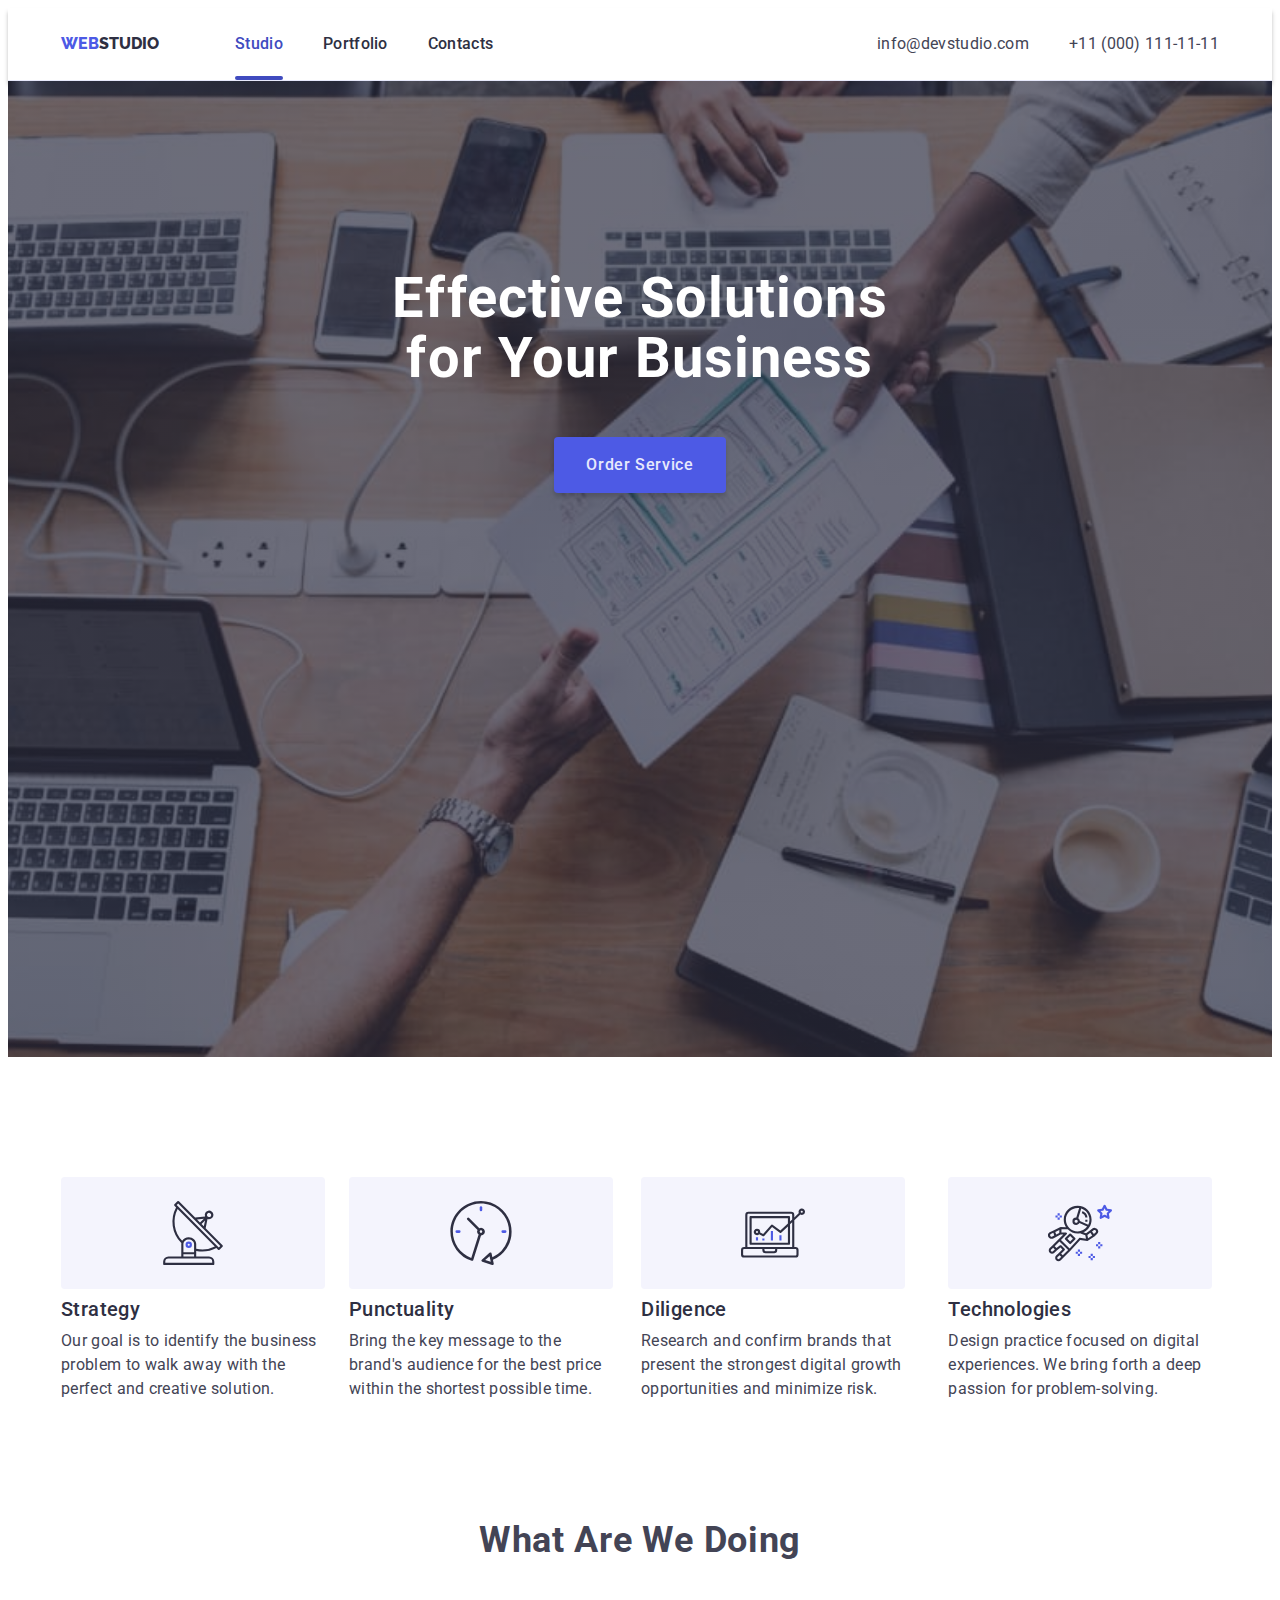
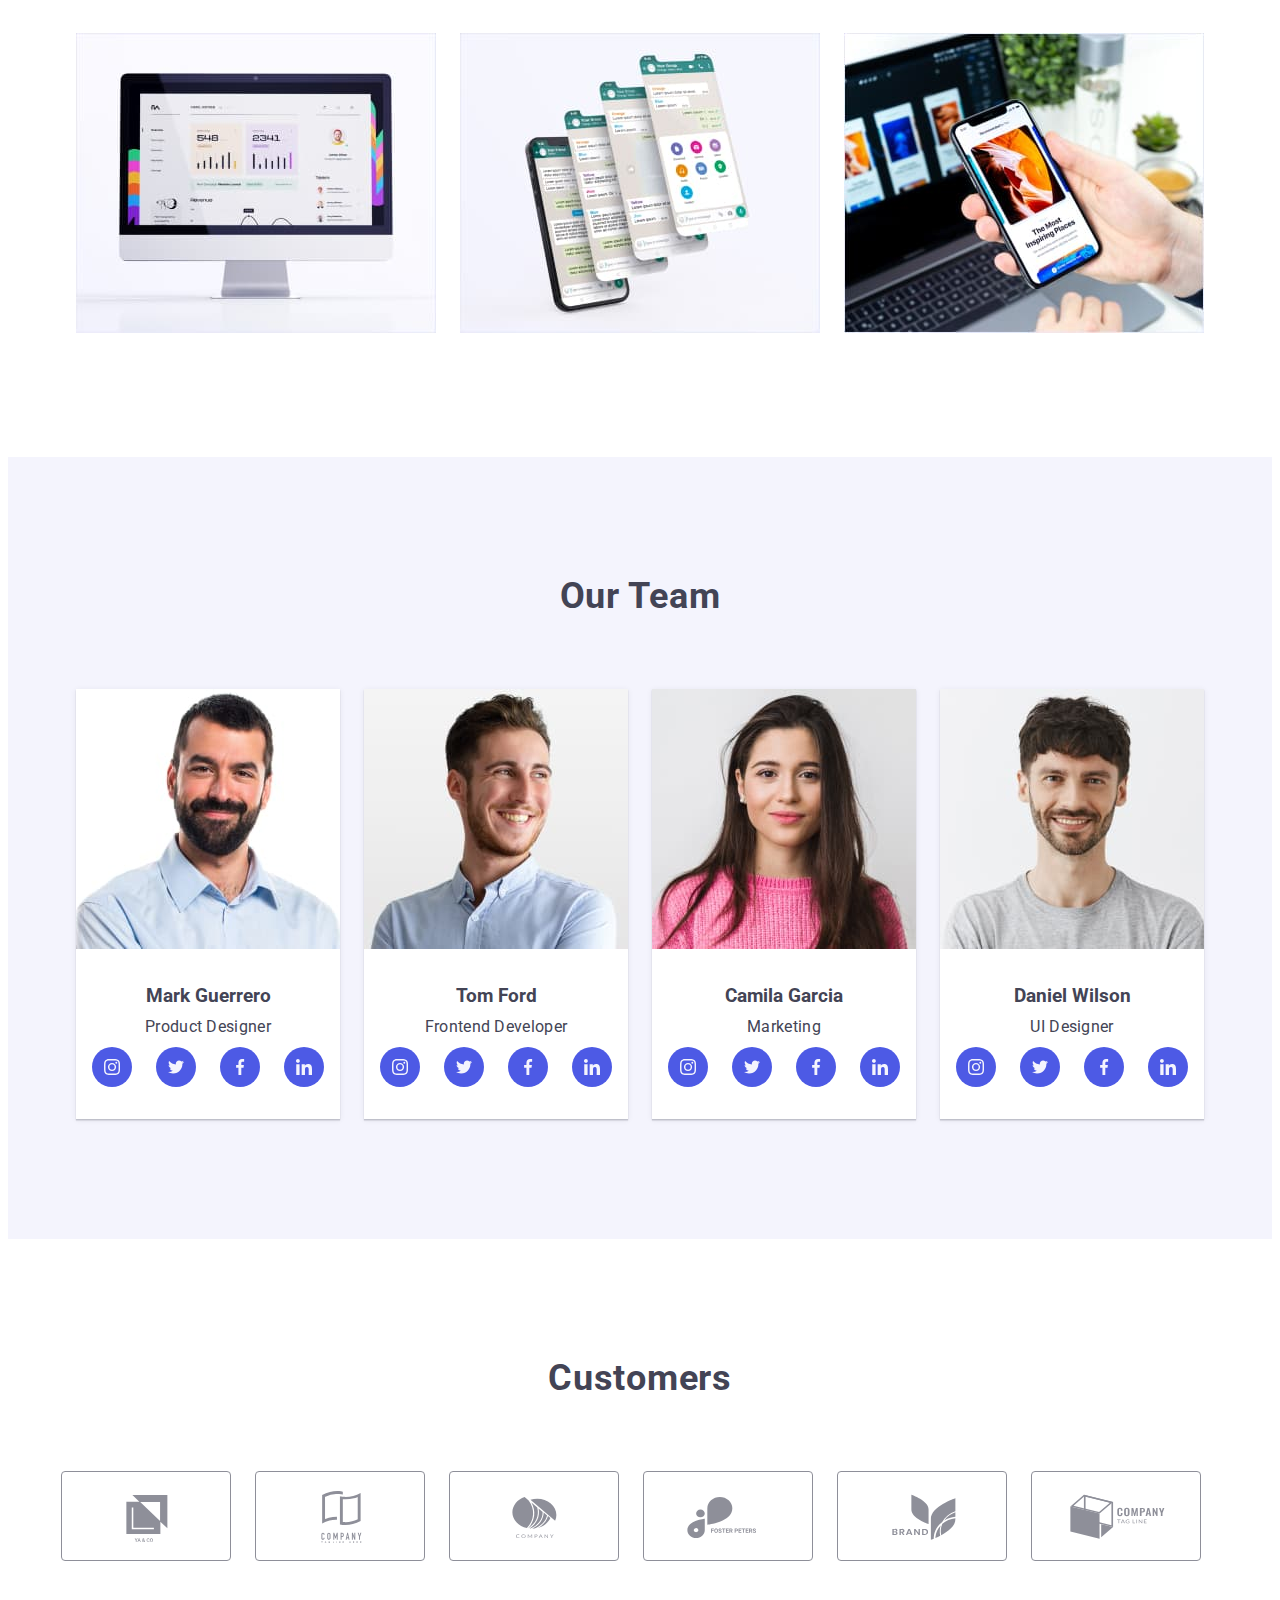
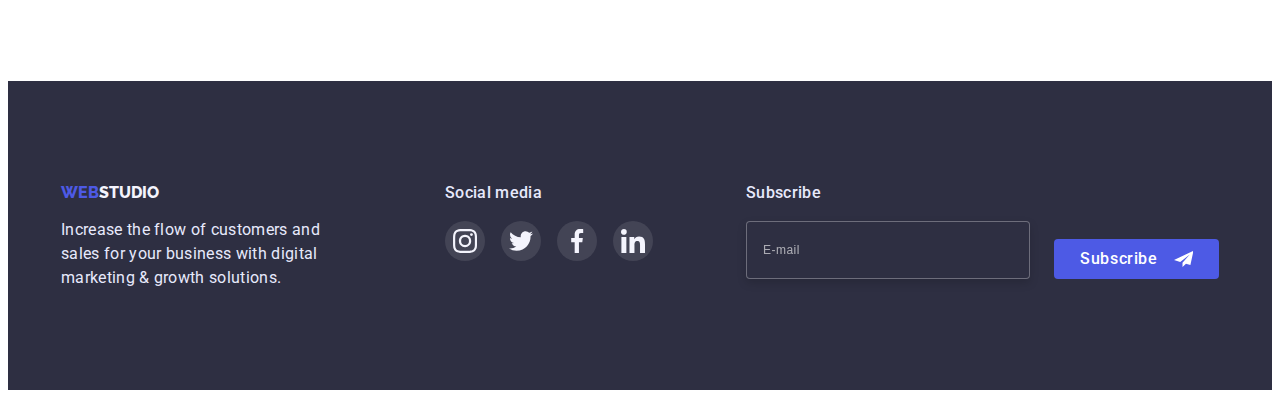
<file: index.html>
<!DOCTYPE html>
<html lang="en">
  <head>
    <meta charset="UTF-8" />
    <meta http-equiv="X-UA-Compatible" content="IE=edge" />
    <meta name="viewport" content="width=device-width, initial-scale=1.0" />
    <title>Document</title>
    <link rel="preconnect" href="https://fonts.googleapis.com" />
    <link rel="preconnect" href="https://fonts.gstatic.com" crossorigin />
    <link
      href="https://fonts.googleapis.com/css2?family=Raleway:wght@800&family=Roboto:wght@400;500;700;900&display=swap"
      rel="stylesheet"
    />
    <link
      rel="stylesheet"
      href="https://cdnjs.cloudflare.com/ajax/libs/modern-normalize/1.1.0/modern-normalize.min.css"
      integrity="sha512-wpPYUAdjBVSE4KJnH1VR1HeZfpl1ub8YT/NKx4PuQ5NmX2tKuGu6U/JRp5y+Y8XG2tV+wKQpNHVUX03MfMFn9Q=="
      crossorigin="anonymous"
      referrerpolicy="no-referrer"
    />
    <link rel="stylesheet" href="./css/styles.css" />
  </head>
  <body>
    <header class="header">
      <div class="container main-nav">
        <nav class="main-nav">
          <a href="./index.html" class="link logo"
            ><span class="web">WEB</span>STUDIO</a
          >
          <ul class="list site-nav">
            <li class="item">
              <a href="./index.html" class="link current-page">Studio</a>
            </li>
            <li class="item">
              <a href="./portfolio.html" class="link">Portfolio</a>
            </li>
            <li class="item"><a href="" class="link">Contacts</a></li>
          </ul>
        </nav>
        <address class="address">
          <ul class="contact-info list">
            <li class="item">
              <a href="mailto:info@devstudio.com" class="link"
                >info@devstudio.com</a
              >
            </li>
            <li class="item">
              <a href="tel:+110001111111" class="link">+11 (000) 111-11-11</a>
            </li>
          </ul>
        </address>
      </div>
    </header>
    <main>
      <!-- Секція 1 -->
      <section class="hero">
        <div class="container">
          <h1 class="hero-title">Effective Solutions for Your Business</h1>
          <button data-modal-open class="button primary" type="button">
            Order Service
          </button>
        </div>
      </section>
      <!-- Секція 2 -->
      <section class="section">
        <div class="container">
          <h2 class="section-title advantages">advantages</h2>
          <ul class="list advantages">
            <li class="li-item icon-satelite">
              <h3 class="section-title">Strategy</h3>
              <p class="section-text">
                Our goal is to identify the business problem to walk away with
                the perfect and creative solution.
              </p>
            </li>
            <li class="li-item icon-clock">
              <h3 class="section-title">Punctuality</h3>
              <p class="section-text">
                Bring the key message to the brand's audience for the best price
                within the shortest possible time.
              </p>
            </li>
            <li class="li-item icon-diagram">
              <h3 class="section-title">Diligence</h3>
              <p class="section-text">
                Research and confirm brands that present the strongest digital
                growth opportunities and minimize risk.
              </p>
            </li>
            <li class="li-item icon-astronaut">
              <h3 class="section-title">Technologies</h3>
              <p class="section-text">
                Design practice focused on digital experiences. We bring forth a
                deep passion for problem-solving.
              </p>
            </li>
          </ul>
        </div>
      </section>
      <!-- Секція 3 -->
      <section>
        <div class="container work-departments">
          <h2 class="section-title-big">What are we doing</h2>
          <ul class="list work-departments">
            <li class="list-image">
              <img src="./images/rectangle.jpg" alt="comp" width="360" />
            </li>
            <li class="list-image">
              <img src="./images/mobiles.jpg" alt="mobile" width="360" />
            </li>
            <li class="list-image">
              <img src="./images/mobile.jpg" alt="tablet" width="360" />
            </li>
          </ul>
        </div>
      </section>
      <!-- Секція 4 -->
      <section class="team">
        <div class="container">
          <h2 class="section-title-big">Our Team</h2>
          <ul class="list card">
            <li class="team-member">
              <img src="./images/mark.jpg" alt="Product Designer" width="264" />
              <div class="team-description">
                <h3 class="card-title">Mark Guerrero</h3>
                <p class="card-text">Product Designer</p>
                <ul class="team-social">
                  <li>
                    <a class="link-social" href="#">
                      <svg class="social">
                        <use href="./images/icons.svg#instagram"></use>
                      </svg>
                    </a>
                  </li>
                  <li>
                    <a class="link-social" href="#">
                      <svg class="social">
                        <use href="./images/icons.svg#twitter"></use>
                      </svg>
                    </a>
                  </li>
                  <li>
                    <a class="link-social" href="#">
                      <svg class="social">
                        <use href="./images/icons.svg#facebook"></use>
                      </svg>
                    </a>
                  </li>
                  <li>
                    <a class="link-social" href="#">
                      <svg class="social">
                        <use href="./images/icons.svg#linkedin"></use>
                      </svg>
                    </a>
                  </li>
                </ul>
              </div>
            </li>

            <li class="team-member">
              <img
                src="./images/tom.jpg"
                alt="Frontend Developer"
                width="264"
              />
              <div class="team-description">
                <h3 class="card-title">Tom Ford</h3>
                <p class="card-text">Frontend Developer</p>
                <ul class="team-social">
                  <li>
                    <a class="link-social" href="#">
                      <svg class="social">
                        <use href="./images/icons.svg#instagram"></use>
                      </svg>
                    </a>
                  </li>
                  <li>
                    <a class="link-social" href="#">
                      <svg class="social">
                        <use href="./images/icons.svg#twitter"></use>
                      </svg>
                    </a>
                  </li>
                  <li>
                    <a class="link-social" href="#">
                      <svg class="social">
                        <use href="./images/icons.svg#facebook"></use>
                      </svg>
                    </a>
                  </li>
                  <li>
                    <a class="link-social" href="#">
                      <svg class="social">
                        <use href="./images/icons.svg#linkedin"></use>
                      </svg>
                    </a>
                  </li>
                </ul>
              </div>
            </li>
            <li class="team-member">
              <img src="./images/сamila.jpg" alt="Marketing" width="264" />
              <div class="team-description">
                <h3 class="card-title">Camila Garcia</h3>
                <p class="card-text">Marketing</p>
                <ul class="team-social">
                  <li>
                    <a class="link-social" href="#">
                      <svg class="social">
                        <use href="./images/icons.svg#instagram"></use>
                      </svg>
                    </a>
                  </li>
                  <li>
                    <a class="link-social" href="#">
                      <svg class="social">
                        <use href="./images/icons.svg#twitter"></use>
                      </svg>
                    </a>
                  </li>
                  <li>
                    <a class="link-social" href="#">
                      <svg class="social">
                        <use href="./images/icons.svg#facebook"></use>
                      </svg>
                    </a>
                  </li>
                  <li>
                    <a class="link-social" href="#">
                      <svg class="social">
                        <use href="./images/icons.svg#linkedin"></use>
                      </svg>
                    </a>
                  </li>
                </ul>
              </div>
            </li>
            <li class="team-member">
              <img src="./images/daniel.jpg" alt="UI Designer" width="264" />
              <div class="team-description">
                <h3 class="card-title">Daniel Wilson</h3>
                <p class="card-text">UI Designer</p>
                <ul class="team-social">
                  <li>
                    <a class="link-social" href="#">
                      <svg class="social">
                        <use href="./images/icons.svg#instagram"></use>
                      </svg>
                    </a>
                  </li>
                  <li>
                    <a class="link-social" href="#">
                      <svg class="social">
                        <use href="./images/icons.svg#twitter"></use>
                      </svg>
                    </a>
                  </li>
                  <li>
                    <a class="link-social" href="#">
                      <svg class="social">
                        <use href="./images/icons.svg#facebook"></use>
                      </svg>
                    </a>
                  </li>
                  <li>
                    <a class="link-social" href="#">
                      <svg class="social">
                        <use href="./images/icons.svg#linkedin"></use>
                      </svg>
                    </a>
                  </li>
                </ul>
              </div>
            </li>
          </ul>
        </div>
      </section>

      <!-- Секція 5 -->

      <section class="section">
        <div class="container">
          <h2 class="section-title-big">Customers</h2>
          <ul class="customers-list list">
            <li>
              <a class="link-customers" href="#">
                <svg class="icon-customers">
                  <use href="./images/icons.svg#client1"></use>
                </svg>
              </a>
            </li>
            <li>
              <a class="link-customers" href="#">
                <svg class="icon-customers">
                  <use href="./images/icons.svg#client2"></use>
                </svg>
              </a>
            </li>
            <li>
              <a class="link-customers" href="#">
                <svg class="icon-customers">
                  <use href="./images/icons.svg#client3"></use>
                </svg>
              </a>
            </li>
            <li>
              <a class="link-customers" href="#">
                <svg class="icon-customers">
                  <use href="./images/icons.svg#client4"></use>
                </svg>
              </a>
            </li>
            <li>
              <a class="link-customers" href="#">
                <svg class="icon-customers">
                  <use href="./images/icons.svg#client5"></use>
                </svg>
              </a>
            </li>
            <li>
              <a class="link-customers" href="#">
                <svg class="icon-customers">
                  <use href="./images/icons.svg#client6"></use>
                </svg>
              </a>
            </li>
          </ul>
        </div>
      </section>
    </main>

    <footer class="footer">
      <div class="container footer-left-right">
        <div class="left-container">
          <a href="./index.html" class="link"
            ><span class="logo footer web">WEB</span
            ><span class="logo footer studio">STUDIO</span></a
          >
          <p class="footer-left-text">
            Increase the flow of customers and sales for your business with
            digital marketing & growth solutions.
          </p>
        </div>
        <div class="right-container">
          <p class="footer-social-media-title">Social media</p>
          <ul class="footer-icon-list list">
            <li>
              <a class="link-footer-icon" href="#">
                <svg class="footer-icon">
                  <use href="./images/icons.svg#instagram"></use>
                </svg>
              </a>
            </li>
            <li>
              <a class="link-footer-icon" href="#">
                <svg class="footer-icon">
                  <use href="./images/icons.svg#twitter"></use>
                </svg>
              </a>
            </li>
            <li>
              <a class="link-footer-icon" href="#">
                <svg class="footer-icon">
                  <use href="./images/icons.svg#facebook"></use>
                </svg>
              </a>
            </li>
            <li>
              <a class="link-footer-icon" href="#">
                <svg class="footer-icon">
                  <use href="./images/icons.svg#linkedin"></use>
                </svg>
              </a>
            </li>
          </ul>
        </div>

        <form class="footer-form">
         <p class="footer-social-media-title">Subscribe</p>
            <div class="form-field">
              <input
                type="email"
                id="email"
                placeholder="E-mail"
                class="form-input"
                aria-label="email"
              />
              <button type="submit" class="button subscribe-btn">
              Subscribe
              <svg class="telegram">
                <use href="./images/icons.svg#telegram"></use>
              </svg>
            </button>
            </div>
            
        </form>
      </div>
    </footer>

    <div class="backdrop is-hidden" data-modal>
      <div class="modal">
        <p class="title-modal">
          Leave your contacts and we will call you back
        </p>
        <button class="close-btn" data-modal-close>
          <svg class="close-svg">
            <use href="./images/icons.svg#closebtn"></use>
          </svg>
        </button>

        <!-- <div class="modal-container"> -->
        <form class="modal-container">
          <label for="name" class="label">Name</label>
          <div class="form-flex name">
            <input type="text" name="name" id="name" class="input" />
            <svg class="form-icon">
              <use href="./images/icons.svg#person-icon"></use>
            </svg>
          </div>
          <label for="phone" class="label">Phone</label>
          <div class="form-flex phone">
            <input type="tel" name="phone" id="phone" class="input" />
            <svg class="form-icon">
              <use href="./images/icons.svg#phone-icon"></use>
            </svg>
          </div>
          <label for="e-mail" class="label">Email</label>
          <div class="form-flex email">
            <input type="email" name="email" id="e-mail" class="input" />
            <svg class="form-icon">
              <use href="./images/icons.svg#email-icon"></use>
            </svg>
          </div>
          <label for="comment" class="label">Comment</label>
          <div class="form-flex comment">
            <textarea
              name="comment"
              id="comment"
              class="input textarea"
              placeholder="Text input"
            ></textarea>
          </div>
          <div class="form-flex">
            <label class="policy-text">
              <input
                type="checkbox"
                name="policy"
                value="consent"
                class="checkbox"
              />
              <span class="custom-checkbox">
                <svg class="custom-icon" width="10" height="8">
                  <use href="./images/icons.svg#checkmark"></use>
                </svg>
              </span>
              I accept the terms and conditions of the&#160;
              <span><a href="" class="policy-link">Privacy Policy</a></span>
            </label>
          </div>
          
        </form>
        <button class="modal-button" type="submit">Send</button>
      </div>
    </div>
    <!-- </div> -->
    <script src="./js/modal.js"></script>
  </body>
</html>
</file>
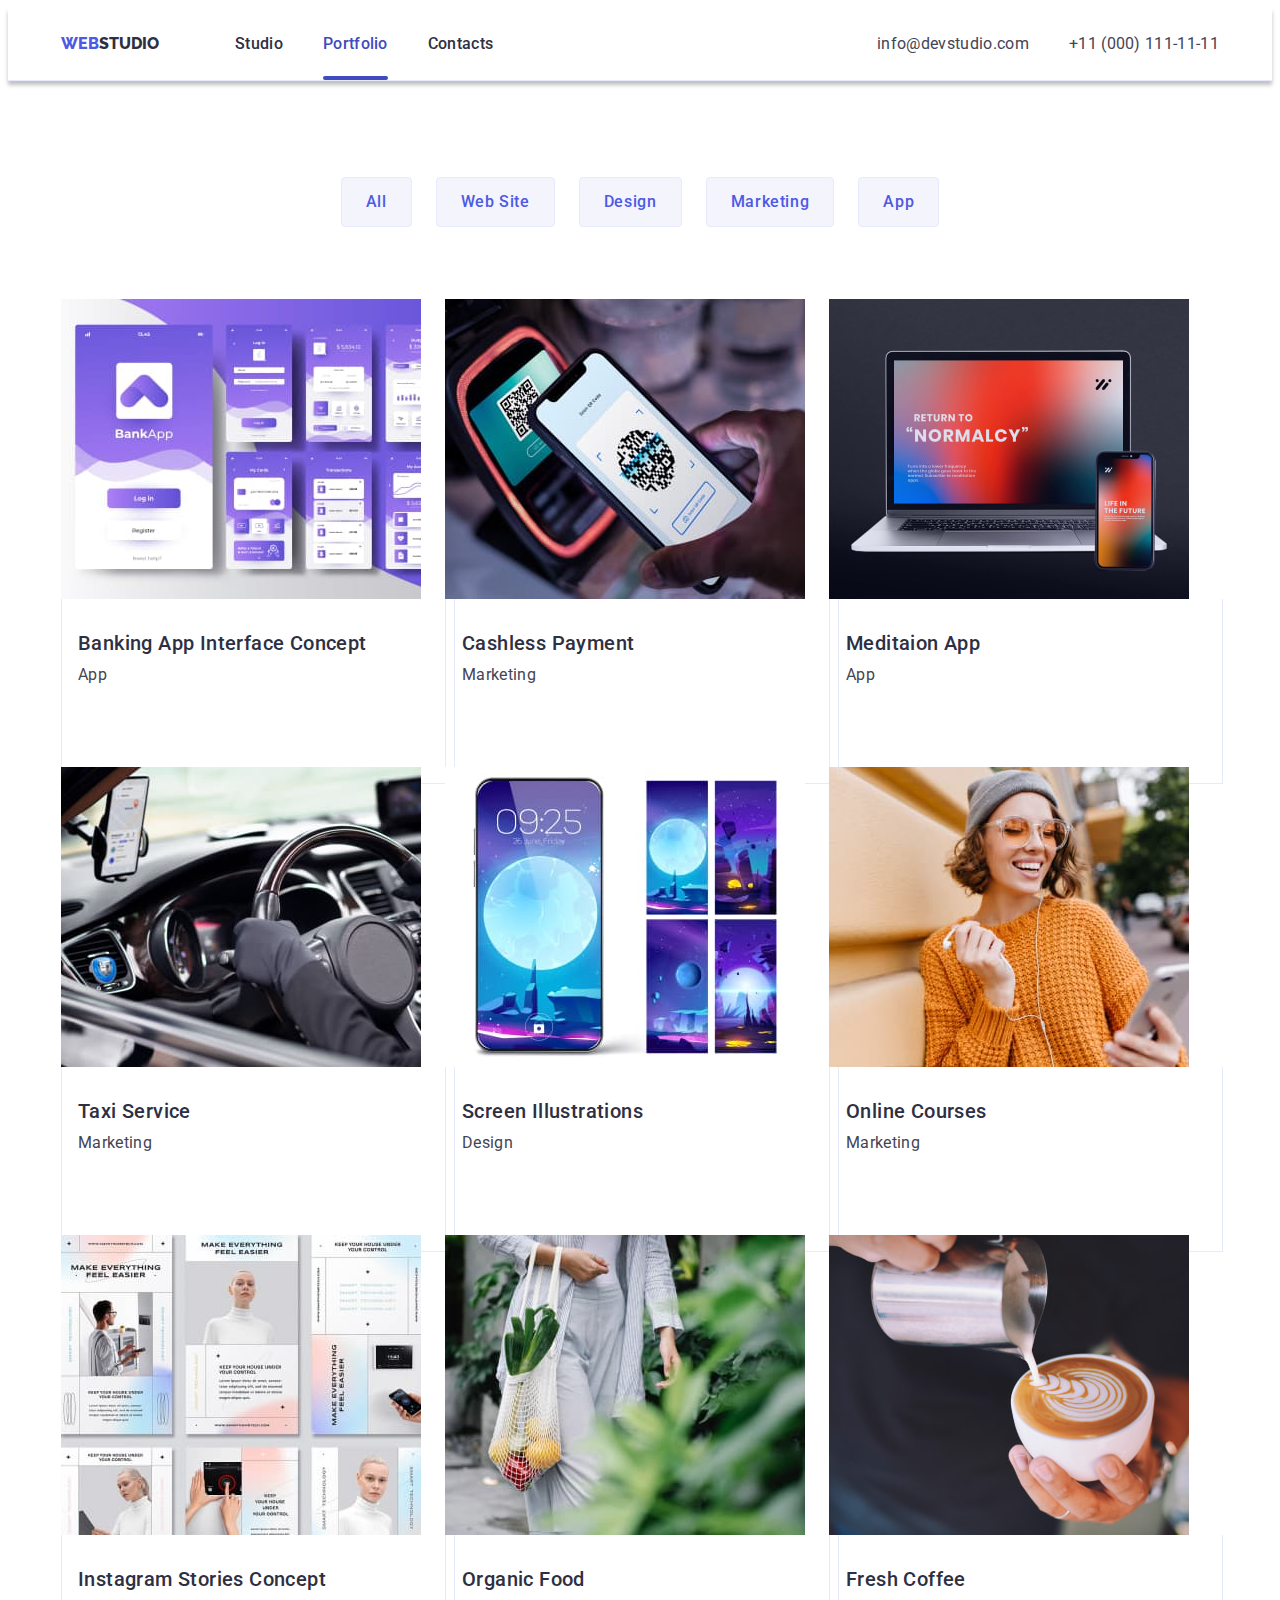
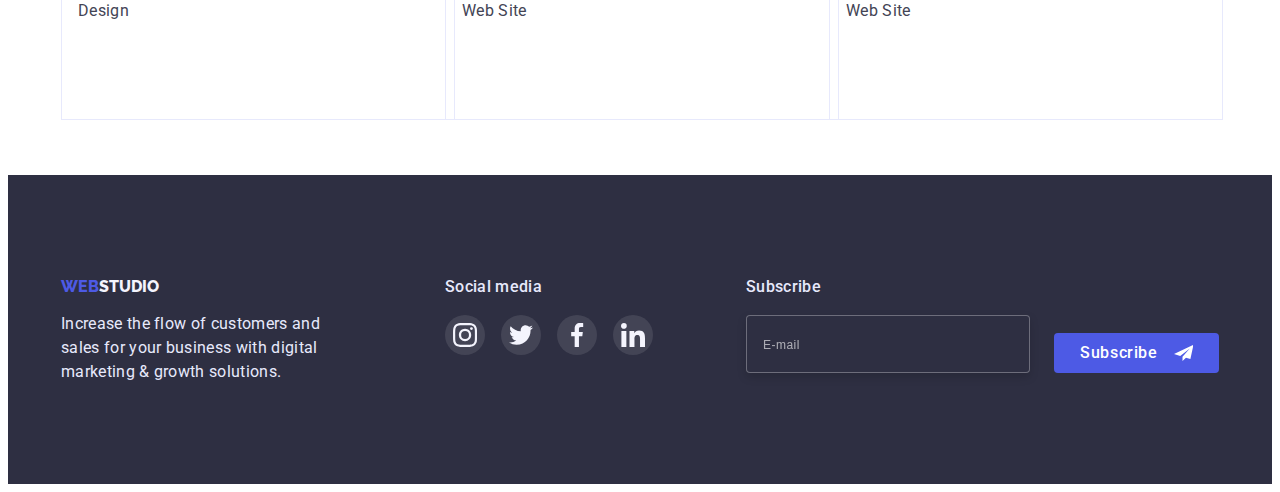
<file: portfolio.html>
<!DOCTYPE html>
<html lang="en">
  <head>
    <meta charset="UTF-8" />
    <meta http-equiv="X-UA-Compatible" content="IE=edge" />
    <meta name="viewport" content="width=device-width, initial-scale=1.0" />
    <title>Document</title>
    <link rel="preconnect" href="https://fonts.googleapis.com" />
    <link rel="preconnect" href="https://fonts.gstatic.com" crossorigin />
    <link
      href="https://fonts.googleapis.com/css2?family=Raleway:wght@800&family=Roboto:wght@400;500;700;900&display=swap"
      rel="stylesheet"
    />
    <link
      rel="stylesheet"
      href="https://cdnjs.cloudflare.com/ajax/libs/modern-normalize/1.1.0/modern-normalize.min.css"
      integrity="sha512-wpPYUAdjBVSE4KJnH1VR1HeZfpl1ub8YT/NKx4PuQ5NmX2tKuGu6U/JRp5y+Y8XG2tV+wKQpNHVUX03MfMFn9Q=="
      crossorigin="anonymous"
      referrerpolicy="no-referrer"
    />
    <link rel="stylesheet" href="./css/styles.css" />
  </head>
  <body>
    <header class="header">
      <div class="container main-nav">
        <nav class="main-nav">
          <a href="./index.html" class="link logo"
            ><span class="web">WEB</span>STUDIO</a
          >
          <ul class="list site-nav">
            <li class="item"><a href="./index.html" class="link">Studio</a></li>
            <li class="item">
              <a href="./portfolio.html" class="link current-page">Portfolio</a>
            </li>
            <li class="item"><a href="" class="link">Contacts</a></li>
          </ul>
        </nav>
        <address class="address">
          <ul class="contact-info list">
            <li class="item">
              <a href="mailto:info@devstudio.com" class="link"
                >info@devstudio.com</a
              >
            </li>
            <li class="item">
              <a href="tel:+110001111111" class="link">+11 (000) 111-11-11</a>
            </li>
          </ul>
        </address>
      </div>
    </header>
    <main>
      <!-- Секція 1 -->
      <section class="section-portfolio">
        <div class="container">
          <h1 class="title-portfolio">Portfolio</h1>
          <ul class="list button-list">
            <li><button class="button secondary" type="button">All</button></li>
            <li>
              <button class="button secondary" type="button">Web Site</button>
            </li>
            <li>
              <button class="button secondary" type="button">Design</button>
            </li>
            <li>
              <button class="button secondary" type="button">Marketing</button>
            </li>
            <li><button class="button secondary" type="button">App</button></li>
          </ul>
          <ul class="list card-set">
            <li class="flex-element">
              <a href="#" class="link shadow">
                <div class="product-thumb">
                  <img
                    class="list-image"
                    src="./images/banking-app.jpg"
                    alt="Banking App Interface Concept"
                    width="360"
                  />
                  <div class="content-overlay">
                    <p class="overlay-text">
                      14 Stylish and User-Friendly App Design Concepts · Task
                      Manager App · Calorie Tracker App · Exotic Fruit Ecommerce
                      App · Cloud Storage App
                    </p>
                  </div>
                </div>
                <div class="card-description">
                  <h3 class="section-title">Banking App Interface Concept</h3>
                  <p class="section-text-group">App</p>
                </div>
              </a>
            </li>
            <li class="flex-element">
              <a href="#" class="link shadow">
                <div class="product-thumb">
                  <img
                    class="list-image"
                    src="./images/cashless-payment.jpg"
                    alt="Cashless Payment"
                    width="360"
                  />
                  <div class="content-overlay">
                    <p class="overlay-text">
                      14 Stylish and User-Friendly App Design Concepts · Task
                      Manager App · Calorie Tracker App · Exotic Fruit Ecommerce
                      App · Cloud Storage App
                    </p>
                  </div>
                </div>
                <div class="card-description">
                  <h3 class="section-title">Cashless Payment</h3>
                  <p class="section-text-group">Marketing</p>
                </div>
              </a>
            </li>
            <li class="flex-element">
              <a href="#" class="link shadow">
                <div class="product-thumb">
                  <img
                    class="list-image"
                    src="./images/meditaion-app.jpg"
                    alt="Meditaion App"
                    width="360"
                  />
                  <div class="content-overlay">
                    <p class="overlay-text">
                      14 Stylish and User-Friendly App Design Concepts · Task
                      Manager App · Calorie Tracker App · Exotic Fruit Ecommerce
                      App · Cloud Storage App
                    </p>
                  </div>
                </div>
                <div class="card-description">
                  <h3 class="section-title">Meditaion App</h3>
                  <p class="section-text-group">App</p>
                </div>
              </a>
            </li>
            <li class="flex-element">
              <a href="#" class="link shadow">
                <div class="product-thumb">
                  <img
                    class="list-image"
                    src="./images/taxi-service.jpg"
                    alt="Taxi Service"
                    width="360"
                  />
                  <div class="content-overlay">
                    <p class="overlay-text">
                      14 Stylish and User-Friendly App Design Concepts · Task
                      Manager App · Calorie Tracker App · Exotic Fruit Ecommerce
                      App · Cloud Storage App
                    </p>
                  </div>
                </div>
                <div class="card-description">
                  <h3 class="section-title">Taxi Service</h3>
                  <p class="section-text-group">Marketing</p>
                </div>
              </a>
            </li>
            <li class="flex-element">
              <a href="#" class="link shadow">
                <div class="product-thumb">
                  <img
                    class="list-image"
                    src="./images/screen-illustrations.jpg"
                    alt="Screen Illustrations"
                    width="360"
                  />
                  <div class="content-overlay">
                    <p class="overlay-text">
                      14 Stylish and User-Friendly App Design Concepts · Task
                      Manager App · Calorie Tracker App · Exotic Fruit Ecommerce
                      App · Cloud Storage App
                    </p>
                  </div>
                </div>
                <div class="card-description">
                  <h3 class="section-title">Screen Illustrations</h3>
                  <p class="section-text-group">Design</p>
                </div>
              </a>
            </li>
            <li class="flex-element">
              <a href="#" class="link shadow">
                <div class="product-thumb">
                  <img
                    class="list-image"
                    src="./images/online-courses.jpg"
                    alt="Online Courses"
                    width="360"
                  />
                  <div class="content-overlay">
                    <p class="overlay-text">
                      14 Stylish and User-Friendly App Design Concepts · Task
                      Manager App · Calorie Tracker App · Exotic Fruit Ecommerce
                      App · Cloud Storage App
                    </p>
                  </div>
                </div>
                <div class="card-description">
                  <h3 class="section-title">Online Courses</h3>
                  <p class="section-text-group">Marketing</p>
                </div>
              </a>
            </li>
            <li class="flex-element">
              <a href="#" class="link shadow">
                <div class="product-thumb">
                  <img
                    class="list-image"
                    src="./images/instagram-stories-concept.jpg"
                    alt="Instagram Stories Concept"
                    width="360"
                  />
                  <div class="content-overlay">
                    <p class="overlay-text">
                      14 Stylish and User-Friendly App Design Concepts · Task
                      Manager App · Calorie Tracker App · Exotic Fruit Ecommerce
                      App · Cloud Storage App
                    </p>
                  </div>
                </div>
                <div class="card-description">
                  <h3 class="section-title">Instagram Stories Concept</h3>
                  <p class="section-text-group">Design</p>
                </div>
              </a>
            </li>
            <li class="flex-element">
              <a href="#" class="link shadow">
                <div class="product-thumb">
                  <img
                    class="list-image"
                    src="./images/organic-food.jpg"
                    alt="Organic Food"
                    width="360"
                  />
                  <div class="content-overlay">
                    <p class="overlay-text">
                      14 Stylish and User-Friendly App Design Concepts · Task
                      Manager App · Calorie Tracker App · Exotic Fruit Ecommerce
                      App · Cloud Storage App
                    </p>
                  </div>
                </div>
                <div class="card-description">
                  <h3 class="section-title">Organic Food</h3>
                  <p class="section-text-group">Web Site</p>
                </div>
              </a>
            </li>
            <li class="flex-element">
              <a href="#" class="link shadow">
                <div class="product-thumb">
                  <img
                    class="list-image"
                    src="./images/fresh-coffee.jpg"
                    alt="Fresh Coffee"
                    width="360"
                  />
                  <div class="content-overlay">
                    <p class="overlay-text">
                      14 Stylish and User-Friendly App Design Concepts · Task
                      Manager App · Calorie Tracker App · Exotic Fruit Ecommerce
                      App · Cloud Storage App
                    </p>
                  </div>
                </div>
                <div class="card-description">
                  <h3 class="section-title">Fresh Coffee</h3>
                  <p class="section-text-group">Web Site</p>
                </div>
              </a>
            </li>
          </ul>
        </div>
      </section>
    </main>
    <footer class="footer">
      <div class="container footer-left-right">
        <div class="left-container">
          <a href="./index.html" class="link"
            ><span class="logo footer web">WEB</span
            ><span class="logo footer studio">STUDIO</span></a
          >
          <p class="footer-left-text">
            Increase the flow of customers and sales for your business with
            digital marketing & growth solutions.
          </p>
        </div>
        <div class="right-container">
          <p class="footer-social-media-title">Social media</p>
          <ul class="footer-icon-list list">
            <li>
              <a class="link-footer-icon" href="#">
                <svg class="footer-icon">
                  <use href="./images/icons.svg#instagram"></use>
                </svg>
              </a>
            </li>
            <li>
              <a class="link-footer-icon" href="#">
                <svg class="footer-icon">
                  <use href="./images/icons.svg#twitter"></use>
                </svg>
              </a>
            </li>
            <li>
              <a class="link-footer-icon" href="#">
                <svg class="footer-icon">
                  <use href="./images/icons.svg#facebook"></use>
                </svg>
              </a>
            </li>
            <li>
              <a class="link-footer-icon" href="#">
                <svg class="footer-icon">
                  <use href="./images/icons.svg#linkedin"></use>
                </svg>
              </a>
            </li>
          </ul>
        </div>

        <form class="footer-form">
         <p class="footer-social-media-title">Subscribe</p>
            <div class="form-field">
              <input
                type="email"
                id="email"
                placeholder="E-mail"
                class="form-input"
                aria-label="email"
              />
              <button type="submit" class="button subscribe-btn">
              Subscribe
              <svg class="telegram">
                <use href="./images/icons.svg#telegram"></use>
              </svg>
            </button>
            </div>
            
        </form>
      </div>
    </footer>
  </body>
</html>
</file>
<file: css/styles.css>
/* header text color #2E2F42 
adress #434455
web color #4D5AE5 */
/* bgc #E5E5E5 */
/* body bgc #FFFFFF  */
/* body color #2E2F42 */
/* 2nd color #434455 */
/* button text color #4D5AE5 bgc #E7E9FC  */
/* btn bgc hover #404BBF text #FFFFFF  */

:root {
  --primary-text-color: #434455;
  --title-color: #2e2f42;
  --footer-studio-color: #f4f4fd;
  --footer-text-color: #e7e9fc;
  --active: #404bbf;
  --body-backgroung-color: #ffffff;
  --hero-text-color: #ffffff;
  --logo-primbutton-color: #4d5ae5;
  --bcg-secbutton-color: #f4f4fd;
}

body {
  font-family: 'Roboto', sans-serif;
  color: var(--primary-text-color);
  background-color: var(--body-backgroung-color);
}
/* 1. header */
.header {
  border-bottom: 1px solid #e7e9fc;
  box-shadow: 0px 4px 4px rgba(0, 0, 0, 0.25);
}
h1,
h2,
h3,
h4,
h5,
h6,
p {
  margin: 0;
}
a {
  display: block;
}

.list {
  list-style: none;
  margin: 0;
  padding: 0;
}

.container {
  width: 1158px;
  padding-right: 15px;
  padding-left: 15px;
  margin-left: auto;
  margin-right: auto;

  /* outline: 2px solid tomato; */
}
/* logo */

.main-nav {
  display: flex;
  align-items: center;
}
.link.logo {
  padding-top: 24px;
  padding-bottom: 24px;
  line-height: 1.3333;
  color: var(--title-color);
}
.logo {
  font-family: 'Raleway', sans-serif;
  font-weight: 800;
  text-transform: uppercase;
}
.web {
  color: var(--logo-primbutton-color);
}
.main-nav {
  display: flex;
  align-items: center;
}
.main-nav a {
  display: block;
}
/* site nav */

.site-nav {
  display: flex;
  margin-left: 76px;
}

.current-page {
  position: relative;
}

.link.current-page {
  color: var(--active);
}

.current-page::after {
  position: absolute;
  content: '';
  width: 100%;
  display: block;
  left: 0;
  bottom: 0;
  background-color: var(--active);
  height: 4px;
  border-radius: 2px;
}

.site-nav .item + .item {
  margin-left: 40px;
}
/* .site-nav .item:not(:last-child){
  margin-right: 40px;
} */
/* .site-nav .item:last-child{
  margin-right: 0;
} */
.site-nav a {
  display: block;
  padding-top: 24px;
  padding-bottom: 24px;
  color: var(--title-color);
  font-weight: 500;
  font-size: 16px;
  line-height: 1.5;
  letter-spacing: 0.02em;

  transition: color 250ms cubic-bezier(0.4, 0, 0.2, 1);
}
.site-nav a:hover,
.site-nav a:focus {
  color: var(--active);
}
address {
  margin-left: auto;
}
.address {
  font-style: normal;
  font-weight: 400;
  font-size: 16px;
  line-height: 1.5;
  letter-spacing: 0.02em;
  color: var(--primary-text-color);
}
.contact-info .item + .item {
  margin-left: 40px;
}
.contact-info {
  display: flex;
}
.contact-info a {
  padding-top: 24px;
  padding-bottom: 24px;
  display: block;
}

/* 2. main */

.link {
  text-decoration: none;
}
/* .link:active{
  color: var(--active)
} */
.contact-info a {
  color: var(--primary-text-color);
  transition: color 250ms cubic-bezier(0.4, 0, 0.2, 1);
}
.contact-info a:hover,
.contact-info a:focus {
  color: var(--active);
}

/* buttons */

.button {
  font-family: 'Roboto', sans-serif;
  font-size: 16px;
  font-weight: 500;
  line-height: 1.5;
  letter-spacing: 0.04em;
  cursor: pointer;
  border-radius: 4px;
  text-align: center;
}

.button.primary {
  color: var(--background-color);
  background-color: var(--logo-primbutton-color);
  padding: 16px 32px;
  min-width: 169px;
  border: none;
  box-shadow: 0px 4px 4px rgba(0, 0, 0, 0.15);

  transition: background-color 250ms cubic-bezier(0.4, 0, 0.2, 1);
}
.button.primary:hover,
.button.primary:focus {
  color: var(--background-color);
  background-color: var(--active);
}
.button.secondary {
  color: var(--logo-primbutton-color);
  padding: 12px 24px;
  background: var(--bcg-secbutton-color);
  min-height: 48px;
  border: 1px solid var(--footer-text-color);

  transition: 
    background-color 250ms cubic-bezier(0.4, 0, 0.2, 1),
    color 250ms cubic-bezier(0.4, 0, 0.2, 1),
    box-shadow 250ms cubic-bezier(0.4, 0, 0.2, 1),
    border-color 250ms cubic-bezier(0.4, 0, 0.2, 1);
}
.button.secondary:hover,
.button.secondary:focus {
  background-color: var(--active);
  color: var(--hero-text-color);
  box-shadow: 0px 3px 1px rgba(0, 0, 0, 0.1), 0px 2px 1px rgba(0, 0, 0, 0.08),
    0px 2px 2px rgba(0, 0, 0, 0.12);
  border-color: transparent;
}

.subscribe-btn {
  display: inline-flex;
  flex-direction: row;
  justify-content: center;
  align-items: center;
  align-self: flex-end;
  gap: 16px;
  padding: 8px 24px;
  width: 165px;
  height: 40px;
  color: var(--body-backgroung-color);
  background: var(--logo-primbutton-color);
  margin-left: 24px;
  border-color: transparent;
  transition: background-color 250ms cubic-bezier(0.4, 0, 0.2, 1);
}
.subscribe-btn:hover,
.subscribe-btn:focus {
  color: var(--body-backgroung-color);
  background-color: var(--active);
}
.telegram {
width: 24px;
height: 20px;
display: inline-block;

/* margin-left: 16px; */

}

/* sections */
.section {
  padding-top: 120px;
  padding-bottom: 120px;
}
.section-portfolio {
  padding-top: 96px;
  padding-bottom: 120px;
}
.container.container-button {
  padding-top: 96px;
  padding-bottom: 72px;
}
/* hero */
.hero-title {
  width: 496px;
  color: var(--hero-text-color);
  font-size: 56px;
  letter-spacing: 0.02em;
  line-height: 1.07;
  margin: 0px auto 48px;
  display: block;
}

.hero {
  text-align: center;
  color: var(--footer-text-color);
  padding-top: 188px;
  padding-bottom: 188px;
  height: 600px;
  max-width: 1440px;
  margin-left: auto;
  margin-right: auto;
  left: 0px;
  top: 72px;
  background-color: var(--title-color);
  background-image: linear-gradient(
      rgba(46, 47, 66, 0.7),
      rgba(46, 47, 66, 0.7)
    ),
    url('../images/hero-overlay.jpg');
  background-repeat: no-repeat;
  background-position: center;
  background-size: cover;
}

.section-title.advantages {
  display: none;
}

.section-title-big {
  font-size: 36px;
  letter-spacing: 0.02em;
  line-height: 1.11;
  text-align: center;
  text-transform: capitalize;
  margin-top: 0px;
  margin-bottom: 72px;
}
.title-portfolio {
  display: none;
}

.li-item::before {
  display: block;
  content: '';
  width: 264px;
  height: 112px;
  background-color: var(--bcg-secbutton-color);
  background-size: 64px;
  background-repeat: no-repeat;
  background-position: center;
  margin-bottom: 8px;
  border-radius: 4px;
}
.icon-satelite::before {
  background-image: url(../images/antenna.svg);
}
.icon-clock::before {
  background-image: url(../images/clock.svg);
}
.icon-diagram::before {
  background-image: url(../images/diagram.svg);
}
.icon-astronaut::before {
  background-image: url(../images/astronaut.svg);
}
.section-title {
  color: var(--title-color);
  font-weight: 500;
  font-size: 20px;
  line-height: 1.2;
  letter-spacing: 0.02em;
  padding-top: 0;
  margin-top: 0;
  margin-bottom: 8px;
}
.section-text {
  margin-top: 0;
  font-style: normal;
  font-weight: 400;
  font-size: 16px;
  line-height: 1.5;
  letter-spacing: 0.02em;
}
.section-text-group {
  font-size: 16px;
  line-height: 1.5;
  letter-spacing: 0.02em;
  color: var(--primary-text-color);
}
.container.work-departments {
  margin-bottom: 120px;
}
.team {
  background-color: var(--bcg-secbutton-color);
  text-align: center;
  padding-top: 120px;
  padding-bottom: 120px;
}
.list-image {
  width: 360px;

  display: block;
}
.team-member {
  background-color: #fff;
  box-shadow: 0px 1px 6px rgba(46, 47, 66, 0.08),
    0px 1px 1px rgba(46, 47, 66, 0.16), 0px 2px 1px rgba(46, 47, 66, 0.08);
}
.team-description {
  padding: 32px 16px 32px 16px;
  background: #ffffff;
  border-radius: 0px 0px 4px 4px;
}
.team-social {
  list-style: none;
  display: flex;
  padding: 0;
  margin: 0;
  gap: 24px;
}
.link-social {
  display: flex;
  padding: 0;
  margin: 0;
  width: 40px;
  height: 40px;
  background-color: var(--logo-primbutton-color);
  border-radius: 50%;
  justify-content: center;
  align-items: center;

  transition: background-color 250ms cubic-bezier(0.4, 0, 0.2, 1);
}

.social {
  width: 16px;
  height: 16px;
}
.link-social:hover,
.link-social:focus {
  background-color: var(--active);
}
.card-title {
  margin-top: 0px;
  margin-bottom: 8px;
}
.card-text {
  margin-top: 0px;
  margin-bottom: 8px;
  color: var(--primary-text-color);
  font-size: 16px;
  line-height: 1.5;
  letter-spacing: 0.02em;
}
.card-description {
  padding: 32px 16px;
  border: 1px solid #e7e9fc;
  border-top: none;
  width: 360px;
  height: 120px;
}

.customers-list {
  list-style: none;
  display: flex;
  padding: 0;
  margin: 0;
  gap: 24px;
}

.link-customers {
  display: flex;
  padding: 0;
  margin: 0;
  width: 168px;
  height: 88px;
  border: 1px solid #8e8f99;
  border-radius: 4px;
  justify-content: center;
  align-items: center;
  transition: fill 250ms cubic-bezier(0.4, 0, 0.2, 1),
  border-color 250ms cubic-bezier(0.4, 0, 0.2, 1);
}

.icon-customers {
  width: 104px;
  height: 56px;
  fill: #8e8f99;
  transition: fill 250ms 
  border-color: #8e8f99;
  transition: fill 250ms cubic-bezier(0.4, 0, 0.2, 1);
}
.link-customers:hover .icon-customers,
.link-customers:focus .icon-customers {
  fill: var(--active);
}
.link-customers:hover,
.link-customers:focus {
  border-color: var(--active);
}

.footer {
  background-color: var(--title-color);
  padding-top: 100px;
  padding-bottom: 100px;
}
.footer p {
}
.footer.studio {
  color: var(--bcg-secbutton-color);
}
.footer-left-text {
  color: var(--footer-text-color);
  font-size: 16px;
  line-height: 1.5;
  letter-spacing: 0.02em;
  width: 264px;
  margin-top: 16px;
}

.footer-social-media-title {
  margin-top: 0;
  margin-bottom: 16px;
  color: var(--footer-text-color);
  font-weight: 500;
  font-size: 16px;
  line-height: 1.5;
  letter-spacing: 0.02em;
}
.footer-icon-list {
  display: flex;
  gap: 16px;
}
.link-footer-icon {
  display: flex;
  padding: 0;
  margin: 0;
  width: 40px;
  height: 40px;
  background: rgba(255, 255, 255, 0.1);
  border-radius: 50%;
  justify-content: center;
  align-items: center;

  transition: background-color 250ms cubic-bezier(0.4, 0, 0.2, 1);
}

.link-footer-icon:hover,
.link-footer-icon:focus {
  background-color: #31d0aa;
}

.footer-icon {
  width: 24px;
  height: 24px;
}
.footer-left-right {
  display: flex;
  align-items: baseline;
}
.left-container {
  margin-right: 120px;
}

.footer-form {
  /* display: flex; */
  margin-left: auto;
  /* position: relative; */
}
.form-field {
  display: flex;
  /* flex-direction: column; */
  align-items: center;
}
.form-label {
  display: block;
  margin-bottom: 16px;
  margin-top: 0;
  color: var(--footer-text-color);
  font-weight: 500;
  font-size: 16px;
  line-height: 1.5;
  letter-spacing: 0.02em;
}
.form-input {
  width: 264px;
  height: 40px;
  color: var(--footer-text-color);
  background-color: var(--title-color);
  border: 1px solid rgba(255, 255, 255, 0.3);
  filter: drop-shadow(0px 4px 4px rgba(0, 0, 0, 0.15));
  border-radius: 4px;
  padding-left: 16px;
  padding-top: 8px;
  padding-bottom: 8px;
}
.form-input::placeholder {
  font-size: 12px;
  line-height: 2;
  letter-spacing: 0.04em;
  color: rgba(255, 255, 255, 0.6);
}

/*------ PORTFOLIO -------*/
.list.card-set {
  display: flex;
  flex-wrap: wrap;
  /* justify-content: space-between; */
}
.flex-element {
  width: 360px;
  height: 420px;
  margin-right: 24px;
  margin-bottom: 48px;
  position: relative;
}
.flex-element:nth-child(3n) {
  margin-right: 0;
}
.flex-element:nth-last-child(-n + 3) {
  margin-bottom: 0;
}
.list.button-list {
  display: flex;
  justify-content: center;
  column-gap: 24px;
  margin-bottom: 72px;
}
.list.advantages,
.list.work-departments,
.list.card {
  display: flex;
  justify-content: center;
  column-gap: 24px;
}
.shadow {
  transition: box-shadow 250ms cubic-bezier(0.4, 0, 0.2, 1);
}
.shadow:hover,
.shadow:focus {
  box-shadow: 0px 1px 6px rgba(46, 47, 66, 0.08),
    0px 1px 1px rgba(46, 47, 66, 0.16), 0px 2px 1px rgba(46, 47, 66, 0.08);
}

/* HW5  */

.backdrop {
  position: fixed;
  top: 0;
  left: 0;
  width: 100%;
  height: 100%;
  background-color: rgba(46, 47, 66, 0.4);
  opacity: 1;
  transition: opacity 250ms cubic-bezier(0.4, 0, 0.2, 1);
}
.backdrop.is-hidden {
  opacity: 0;
  pointer-events: none;
  /* visibility: hidden; */
}
.backdrop.is-hidden .modal {
  transform: translate(-50%, -50%) scale(1.2);
}

.modal {
  position: absolute;
  flex-direction: column;
  top: 50%;
  left: 50%;
  width: 408px;
  min-height: 584px;
  padding: 72px 24px 24px 24px;
  background: #fcfcfc;
  box-shadow: 0px 1px 1px rgba(0, 0, 0, 0.14), 0px 1px 3px rgba(0, 0, 0, 0.12),
    0px 2px 1px rgba(0, 0, 0, 0.2);
  border-radius: 4px;

  transform: translate(-50%, -50%) scale(1);

  transition: transform 250ms cubic-bezier(0.4, 0, 0.2, 1);
}

.product-thumb {
  position: relative;
  overflow: hidden;
}

.content-overlay {
  position: absolute;
  padding: 40px 32px;
  top: 0;
  left: 0;
  width: 100%;
  height: 100%;
  background: var(--logo-primbutton-color);
  background-blend-mode: soft-light;
  mix-blend-mode: normal;
  opacity: 0;
  transform: translateY(100%);
  transition: opacity 250ms cubic-bezier(0.4, 0, 0.2, 1),
  transform 250ms cubic-bezier(0.4, 0, 0.2, 1);
}

.link.shadow:hover .content-overlay,
.link.shadow:focus .content-overlay {
  opacity: 1;
  transform: translateY(0);
}

.overlay-text {
  /* position: absolute;
  width: 296px;
  height: 96px;
  left: 32px;
  top: 40px; */
  font-size: 16px;
  line-height: 1.5;
  letter-spacing: 0.02em;
  color: var(--bcg-secbutton-color);
  opacity: 0;
}
.link.shadow:hover .overlay-text,
.link.shadow:focus .overlay-text {
  opacity: 1;
}

.close-btn {
  position: absolute;
  display: inline-flex;
  right: 0;
  top: 0;
  height: 24px;
  width: 24px;
  margin-right: 24px;
  margin-top: 24px;
  background-color: var(--footer-text-color);
  border: 1px solid rgba(0, 0, 0, 0.1);
  border-radius: 50%;
  justify-content: center;
  align-items: center;
  cursor: pointer;

  transition: background-color 250ms cubic-bezier(0.4, 0, 0.2, 1);
}

.close-btn:hover {
  background: var(--active);
}

.close-svg {
  width: 8px;
  height: 8px;
  fill: rgba(0, 0, 0, 1);
  transition: fill 250ms cubic-bezier(0.4, 0, 0.2, 1);
}

.close-btn:hover .close-svg {
  fill: var(--body-backgroung-color);
}

.title-modal{
  width: 360px;
  height: 24px;
  margin-bottom: 16px;

  font-style: normal;
  font-weight: 500;
  font-size: 16px;
  line-height: 1.5;
  text-align: center;
  letter-spacing: 0.02em;
  gap: 8px;
}
.modal-container{
  display: flex;
  flex-direction: column;
  /* position: absolute; */
  width: 360px;
  
  /* outline: 1px solid tomato; */
}
.form-flex{
  position: relative;
  display: flex;
  margin-bottom: 8px;
  align-items: center;
}
.form-flex:last-child{
  margin-bottom: 0;
} 

.label{
  font-size: 12px;
  line-height: 1.1666;
  letter-spacing: 0.04em;
  color: #8E8F99;
  margin-bottom: 4px;
}


.input {
  width: 360px;
  height: 40px;
  outline: none;
  border: 1px solid rgba(33, 33, 33, 0.2);
  border-radius: 4px;
  padding: 8px 16px 8px 38px;
  transition: border-color 250ms cubic-bezier(0.4, 0, 0.2, 1);
}
.input:focus{
  border-color: var(--logo-primbutton-color);
}

.input:focus + .form-icon{
  fill: var(--logo-primbutton-color);
}
.input.textarea{
  display: block;
  height: 120px;
  resize: none;
  padding-left: 16px;
  }
.textarea::placeholder {
  font-size: 12px;
  line-height: 1.166;
  letter-spacing: 0.04em;
  color: rgba(117, 117, 117, 0.5);
}
.form-flex.comment{
  margin-bottom: 16px;
}
  .policy-text{
    display: flex;
    font-size: 12px;
    line-height: 1.1666;
    letter-spacing: 0.04em;
    color: #757575;
    align-items: center;
  }

.policy-link{
  display: inline;
  font-size: 12px;
  line-height: 1.333;   
  letter-spacing: 0.04em;
  text-decoration-line: underline;
  color: var(--logo-primbutton-color);
}

.modal-button {
  /* position: absolute; */
  display: block;
  padding: 16px 32px;
  margin-top: 24px;
  margin-left: auto;
  margin-right: auto;
  min-width: 169px;
  height: 56px;
  background-color: #4D5AE5;
  color: #FFFFFF;
  border: none;
  box-shadow: 0px 4px 4px rgba(0, 0, 0, 0.15);
  cursor: pointer;
  transition: background-color 250ms cubic-bezier(0.4, 0, 0.2, 1);
  border-radius: 4px;
}
.modal-button:hover,
.modal-button:focus {
  background-color: var(--active);
}

.checkbox{
  appearance: none;
  position : absolute;
}
.form-icon{
  position: absolute;
  left:16px;
  width: 18px;
  height: 24px;
  transition: fill 250ms cubic-bezier(0.4, 0, 0.2, 1);
}

.custom-checkbox{
    content: "";
    display: flex;
    width: 16px;
    height: 16px;
    border: 1.25px solid var(--title-color);
    border-radius: 2px;
    background-size: contain;
    background-origin: padding-box;
    margin-right: 8px;
    align-items: center;
    justify-content: center;
    
    transition: 
    background-color 250ms cubic-bezier(0.4, 0, 0.2, 1),
    border-color 250ms cubic-bezier(0.4, 0, 0.2, 1);
  }

.custom-icon{
  opacity: 0;
  transition: opacity 250ms cubic-bezier(0.4, 0, 0.2, 1),
  fill 250ms cubic-bezier(0.4, 0, 0.2, 1)
}
.checkbox:checked +.custom-checkbox{
    background-color: var(--active);
    border-color: var(--active);
}
.checkbox:checked + .custom-checkbox .custom-icon{
  opacity: 1;
}
</file>
